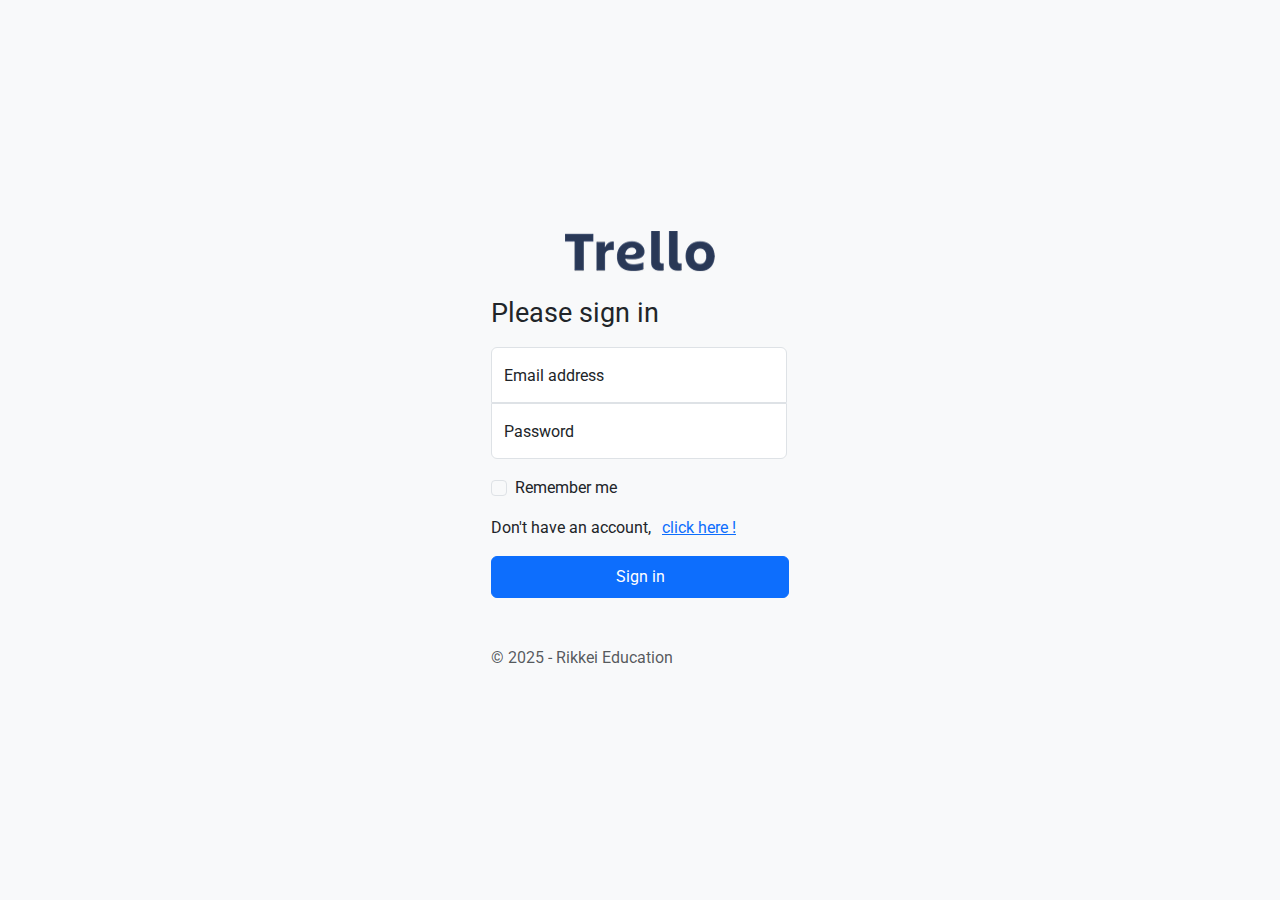
<file: docs/login.html>
<!DOCTYPE html>
<html lang="en">
  <head>
    <meta charset="UTF-8" />
    <meta name="viewport" content="width=device-width, initial-scale=1.0" />
    <title>Document</title>
    <link rel="stylesheet" href="../css/style.css" />
    <link rel="stylesheet" href="../css/login.css" />
  </head>
  <body class="mainLogin">
    <div class="contentLogin">
      <img
        class="logoLogin"
        src="../css/data/images/trello-logo.png.png"
        alt=""
      />
      <h2 class="headerLogin">Please sign in</h2>
      <form action="">
        <input class="inputEmail" type="text" placeholder="Email address" />
        <input class="inputPassword" type="password" placeholder="Password" />
        <div class="rememberContainer">
          <div class="checkbox-wrapper-4 rememberCheckbox">
            <input class="inp-cbx" id="morning" type="checkbox" />
            <label class="cbx" for="morning"
              ><span>
                <svg width="12px" height="10px">
                  <use xlink:href="#check-4"></use></svg></span
            ></label>
            <svg class="inline-svg">
              <symbol id="check-4" viewbox="0 0 12 10">
                <polyline points="1.5 6 4.5 9 10.5 1"></polyline>
              </symbol>
            </svg>
          </div>
          <span class="rememberText">Remember me</span>
        </div>
      </form>
      <div class="noAccountContainer">
        <span class="noAccountText">Don't have an account,</span>
        <a class="signUpRedirect" href="./signup.html">click here !</a>
      </div>
      <button class="btnSignIn">Sign in</button>
      <p class="copyrightRikkei">© 2025 - Rikkei Education</p>
    </div>
    
    <div class="errorMessage">
      <header class="headerErrorSignin">
        <span class="textHeaderError">
          <img
            class="imgHeader"
            src="../css/data/icons/remove_circle.png"
            alt=""
          />
          <span class="textError">Error</span>
        </span>
        <img
          class="btnCloseError"
          src="../css/data/icons/_BaseCloseButton.png"
          alt=""
        />
      </header>
      <div class="textBodyError">
        <span class="textDetailed">Mật khẩu không được bỏ trống</span>
        <span class="textDetailed">Email không được bỏ trống</span>
      </div>
    </div>
    <div class="successSignIn">
      <div class="bodySuccess">
        <img
          class="iconSuccess"
          src="../css/data/icons/check_circle.png"
          alt=""
        />
        <span class="textSuccess">Đăng nhập thành công</span>
      </div>
    </div>
  </body>
  <script src="../js/validation.js"></script>
  <script src="../js/login.js"></script>
</html>
</file>
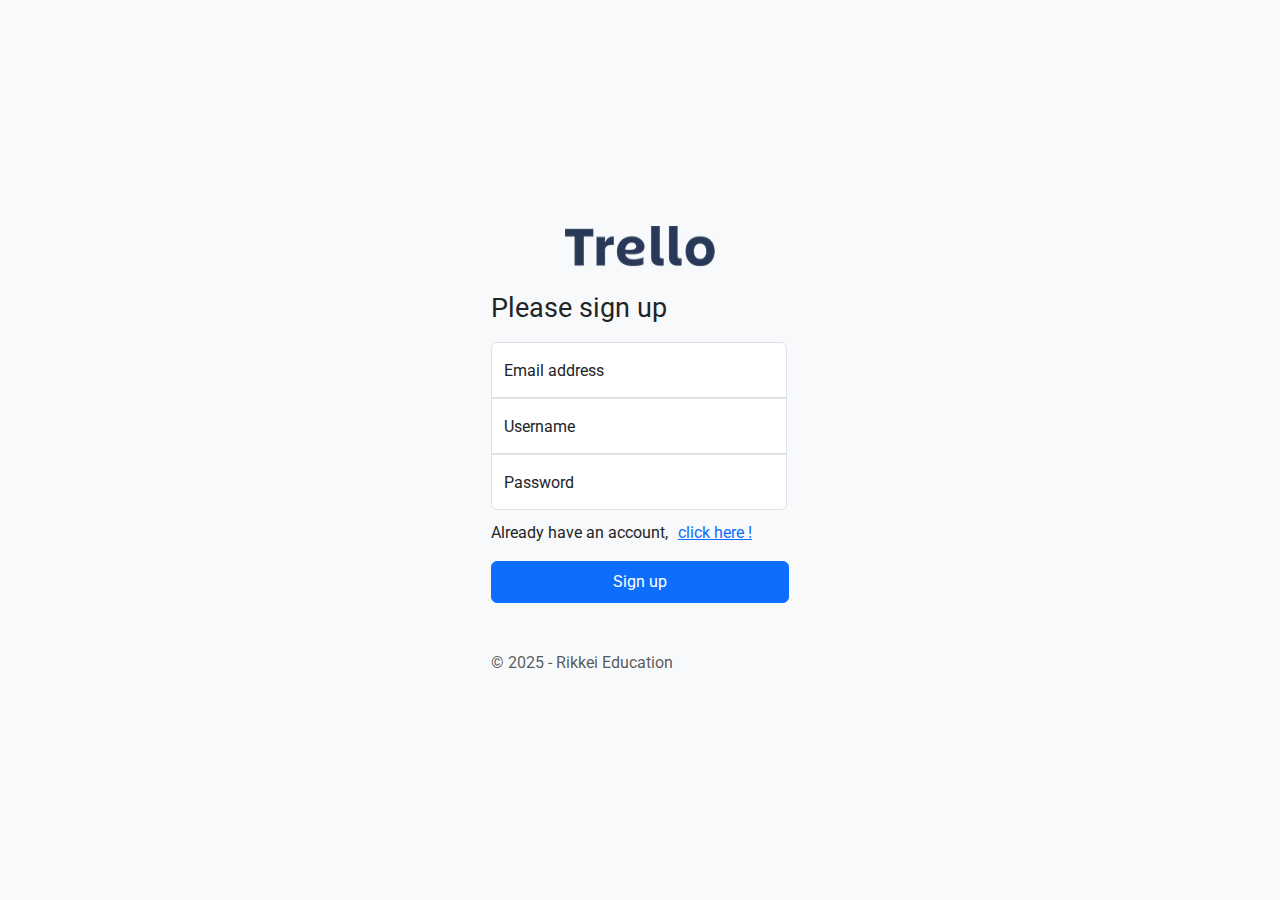
<file: docs/signup.html>
<!DOCTYPE html>
<html lang="en">
  <head>
    <meta charset="UTF-8" />
    <meta name="viewport" content="width=device-width, initial-scale=1.0" />
    <title>Document</title>
    <link rel="stylesheet" href="../css/style.css" />
    <link rel="stylesheet" href="../css/signup.css" />
  </head>
  <body class="mainSignUp">
    <div class="contentSignUp">
      <img
        class="logoSignUp"
        src="../css/data/images/trello-logo.png.png"
        alt=""
      />
      <h2 class="headerSignUp">Please sign up</h2>
      <form action="">
        <input class="inputEmail" type="text" placeholder="Email address" />
        <input class="inputUsername" type="text" placeholder="Username" />
        <input class="inputPassword" type="password" placeholder="Password" />
      </form>
      <div class="haveAccountContainer">
        <span class="haveAccountText">Already have an account,</span>
        <a class="loginRedirect" href="./login.html">click here !</a>
      </div>
      <button class="btnSignUp">Sign up</button>
      <p class="copyrightRikkei">© 2025 - Rikkei Education</p>
    </div>
    <div class="errorMessage">
      <header class="headerErrorSignUp">
        <span class="textHeaderError">
          <img
            class="imgHeader"
            src="../css/data/icons/remove_circle.png"
            alt=""
          />
          <span class="textError">Error</span>
        </span>
        <img
          class="btnCloseError"
          src="../css/data/icons/_BaseCloseButton.png"
          alt=""
        />
      </header>
      <div class="textBodyError">
        <!-- <span class="textDetailed">Mật khẩu không được bỏ trống</span>
          <span class="textDetailed">Email không được bỏ trống</span> -->
      </div>
    </div>
    <div class="succcessSignUp">
      <div class="bodySuccess">
        <img
          class="iconSuccess"
          src="../css/data/icons/check_circle.png"
          alt=""
        />
        <span class="textSuccess">Đăng ký thành công</span>
      </div>
    </div>
    <script src="../js/validation.js"></script>
    <script src="../js/signup.js"></script>
  </body>
</html>
</file>
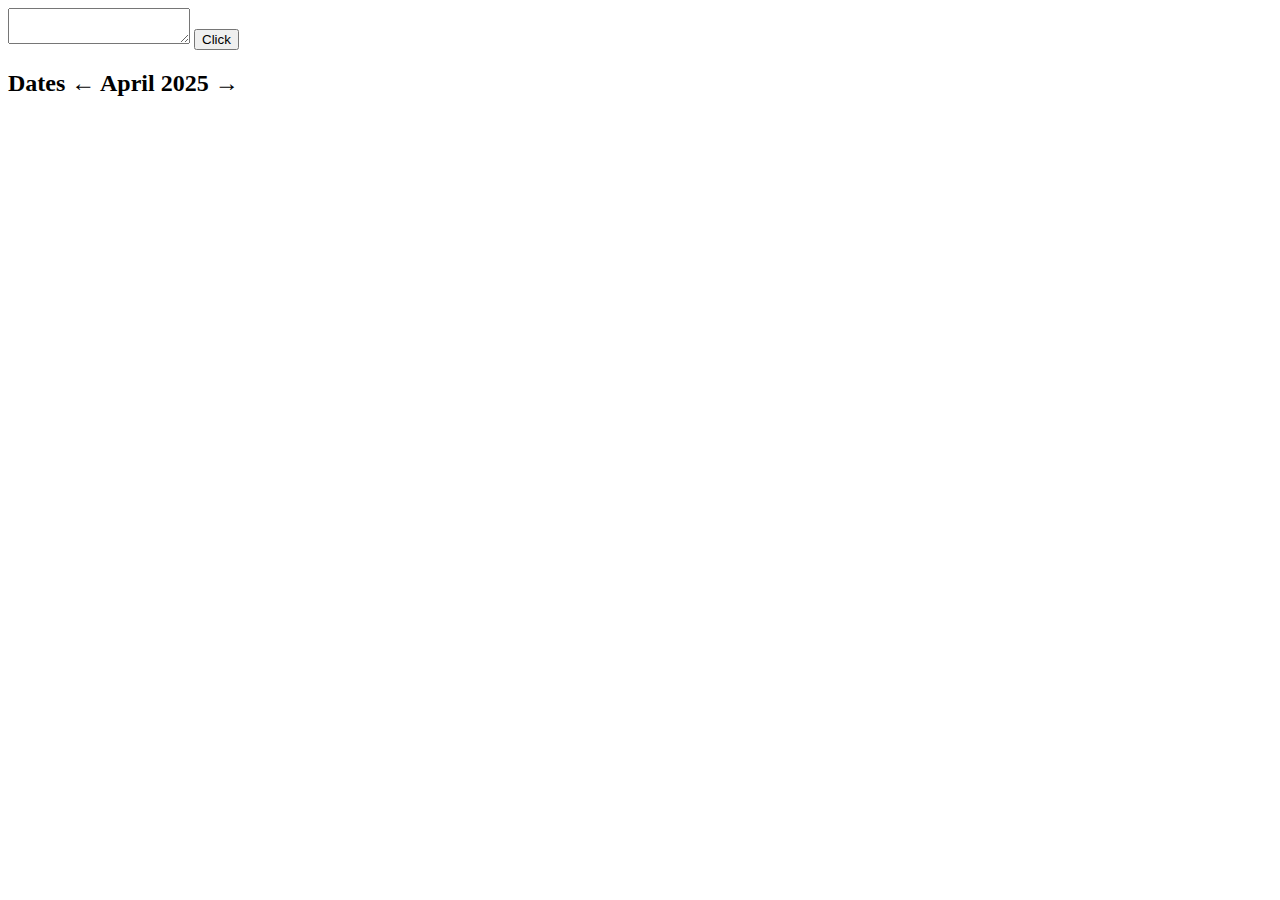
<file: docs/task.html>
<!DOCTYPE html>
<html lang="en">
  <head>
    <meta charset="UTF-8" />
    <meta name="viewport" content="width=device-width, initial-scale=1.0" />
    <title>Document</title>
  </head>
  <body>
    <!-- textarea để CKEditor biến thành trình soạn thảo -->
    <textarea id="editor"></textarea>
    <button onclick="handleGetValue()">Click</button>
    <h2>Dates <span id="prevMonth" class="arrow">&larr;</span> April 2025 <span id="nextMonth" class="arrow">&rarr;</span></h2>
    <!-- Thêm script CKEditor -->
    <script src="https://cdn.ckeditor.com/ckeditor5/39.0.1/classic/ckeditor.js"></script>
    <script>
      let myEditor;
      document.addEventListener("DOMContentLoaded", function () {
        ClassicEditor.create(document.querySelector("#editor"))
          .then((editor) => {
            myEditor = editor;
          })
          .catch((error) => {
            console.error("Có lỗi xảy ra khi khởi tạo CKEditor:", error);
          });
      });

      function handleGetValue() {
        console.log("Nội dung:", myEditor.getData());
      }
    </script>
  </body>
</html>
</file>
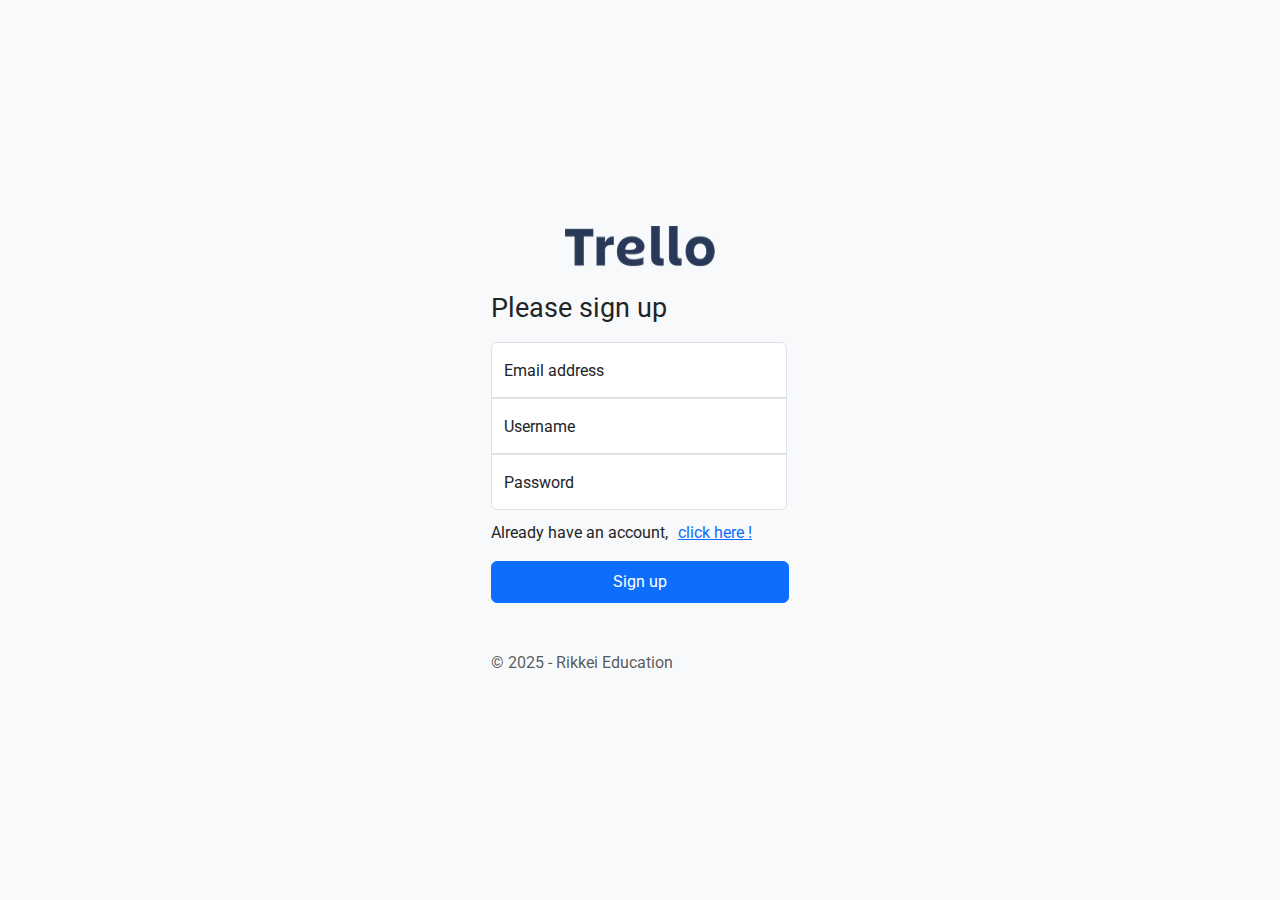
<file: pages/signup.html>
<!DOCTYPE html>
<html lang="en">
  <head>
    <meta charset="UTF-8" />
    <meta name="viewport" content="width=device-width, initial-scale=1.0" />
    <title>Lê Toàn Trello - Đăng ký tài khoản | Dự án môn</title>
    <link rel="icon" type="image/png" href="../css/data/images/logoLeToan.png">
    <link rel="stylesheet" href="../css/style.css" />
    <link rel="stylesheet" href="../css/signup.css" />
  </head>
  <body class="mainSignUp">
    <div class="contentSignUp">
      <img
        class="logoSignUp"
        src="../css/data/images/trello-logo.png.png"
        alt=""
      />
      <h2 class="headerSignUp">Please sign up</h2>
      <form action="">
        <input class="inputEmail" type="text" placeholder="Email address" />
        <input class="inputUsername" type="text" placeholder="Username" />
        <input class="inputPassword" type="password" placeholder="Password" />
      </form>
      <div class="haveAccountContainer">
        <span class="haveAccountText">Already have an account,</span>
        <a class="loginRedirect" href="./login.html">click here !</a>
      </div>
      <button class="btnSignUp">Sign up</button>
      <p class="copyrightRikkei">© 2025 - Rikkei Education</p>
    </div>
    <div class="errorMessage">
      <header class="headerErrorSignUp">
        <span class="textHeaderError">
          <img
            class="imgHeader"
            src="../css/data/icons/remove_circle.png"
            alt=""
          />
          <span class="textError">Error</span>
        </span>
        <img
          class="btnCloseError"
          src="../css/data/icons/_BaseCloseButton.png"
          alt=""
        />
      </header>
      <div class="textBodyError">
        
      </div>
    </div>
    <div class="succcessSignUp">
      <div class="bodySuccess">
        <img
          class="iconSuccess"
          src="../css/data/icons/check_circle.png"
          alt=""
        />
        <span class="textSuccess">Đăng ký thành công</span>
      </div>
    </div>
    <script src="../js/validation.js"></script>
    <script src="../js/signup.js"></script>
  </body>
</html>
</file>
<file: css/style.css>
@import url('https://fonts.googleapis.com/css2?family=Roboto:ital,wght@0,100..900;1,100..900&display=swap');
@import url('https://fonts.googleapis.com/css2?family=Inter:wght@400;500;600&display=swap');
@import url('https://fonts.googleapis.com/css2?family=Montserrat&display=swap');


*{
    margin: 0px;
    padding: 0px;
    box-sizing: border-box;
    font-family: 'Roboto', sans-serif;
    font-weight: 400;
    line-height: 24px;
}

.errorMessage {
    display: flex;
    padding: 16px;
    flex-direction: column;
    width: 80%;
    max-width: 299px;
    gap: 8px;
    border-radius: 10px;
    background: #ffe5e8;
    position: fixed;
    top: 22px;
    left: 26px;
    display: none;
  }
  .headerErrorSignin {
    height: 24px;
    display: flex;
    align-items: center;
    justify-content: space-between;
  }
  .textHeaderError {
    height: 16px;
    display: flex;
    align-items: center;
    gap: 8px;
  }
  .textDetailed{
    padding-left: 24px;
  }
  .textError {
    color: #11151f;
    font-size: 16px;
    font-weight: 500;
    font-family: "Inter", sans-serif;
  }
  .btnCloseError {
    width: 24px;
    height: 24px;
    cursor: pointer;
    border-radius: 100%;
  }

  .btnCloseError:hover {
    background-color: #bcbcbc;
  }
  .textBodyError {
    color: #000;
    font-family: "Inter", sans-serif;
    font-size: 14px;
    line-height: 21px;
    display: flex;
    flex-direction: column;
  }
  .successSignIn {
    width: 80%;
    max-width: 299px;
    height: 58px;
    padding: 16px 16px 18px 16px;
    border-radius: 10px;
    background: #e5fff0;
    position: fixed;
    top: 22px;
    left: 26px;
    display: none;
  }
  .bodySuccess {
    display: flex;
    align-items: center;
    gap: 8px;
  }

  .textSuccess {
    color: #000;
    font-family: "Inter", sans-serif;
    font-size: 14px;
    line-height: 14px;
  }
</file>
<file: css/login.css>
* {
  font-size: 16px;
  color: #212529;
}
.mainLogin {
  display: flex;
  justify-content: center;
  align-items: center;
  justify-content: center;
  min-height: 100vh;
  background: linear-gradient(0deg, #f8f9fa 0%, #f8f9fa 100%), #fff;
}
.contentLogin {
  width: 100%;
  max-width: 298px;
  display: flex;
  flex-direction: column;
}
.logoLogin {
  width: 150px;
  height: 42.55px;
  margin: 0px auto;
}
.headerLogin {
  margin-top: 24px;
  margin-bottom: 17.59px;
  font-size: 26.58px;
  line-height: 33.6px;
  color: rgba(33, 37, 41, 1);
}
.inputEmail {
  width: 100%;
  display: flex;
  max-width: 296px;
  height: 56px;
  align-items: center;
  border-radius: 6px 6px 0px 0px;
  border: 1px solid #dee2e6;
  outline: none;
  padding-left: 12px;
}
.inputPassword {
  width: 100%;
  display: flex;
  max-width: 296px;
  height: 56px;
  align-items: center;
  border-radius: 0px 0px 6px 6px;
  border: 1px solid #dee2e6;
  outline: none;
  padding-left: 12px;
}
.rememberContainer {
  margin-top: 17px;
  display: flex;
  align-items: center;
  height: 24px;
  gap: 8px;
}
.rememberCheckbox {
  display: flex;
  align-items: center;
}
.noAccountContainer {
  height: 24px;
  display: flex;
  margin: 16px 0px;
}
.noAccountText {
  width: 171px;
}

.signUpRedirect {
  color: #0d6efd;
}
.btnSignIn {
  width: 100%;
  max-width: 298px;
  height: 42px;
  border-radius: 6px;
  border: 1px solid #0d6efd;
  background: #0d6efd;
  color: white;
  cursor: pointer;
}
.btnSignIn:hover {
  background: #0055d4;
}
.copyrightRikkei {
  height: 24px;
  color: rgba(33, 37, 41, 0.75);
  margin-top: 48px;
}
input::placeholder {
  color: #212529;
}
.checkbox-wrapper-4 * {
  box-sizing: border-box;
}
.checkbox-wrapper-4 .cbx {
  -webkit-user-select: none;
  user-select: none;
  cursor: pointer;
  display: inline-block;
}
.checkbox-wrapper-4 .cbx span {
  float: left;
  vertical-align: middle;
  transform: translate3d(0, 0, 0);
}
.checkbox-wrapper-4 .cbx span:first-child {
  position: relative;
  width: 16px;
  height: 16px;
  border-radius: 4px;
  transform: scale(1);
  border: 1px solid #dee2e6;
  transition: all 0.2s ease;
}
.checkbox-wrapper-4 .cbx span:first-child svg {
  position: absolute;
  top: 2px;
  left: 1px;
  fill: none;
  stroke: #fff;
  stroke-width: 2;
  stroke-linecap: round;
  stroke-linejoin: round;
  stroke-dasharray: 16px;
  stroke-dashoffset: 16px;
  transition: all 0.3s ease;
  transition-delay: 0.1s;
  transform: translate3d(0, 0, 0);
}
.checkbox-wrapper-4 .inp-cbx {
  position: absolute;
  visibility: hidden;
}
.checkbox-wrapper-4 .inp-cbx:checked + .cbx span:first-child {
  background: #07f;
  border-color: #07f;
  animation: wave-4 0.4s ease;
}
.checkbox-wrapper-4 .inp-cbx:checked + .cbx span:first-child svg {
  stroke-dashoffset: 0;
}
.checkbox-wrapper-4 .inline-svg {
  position: absolute;
  width: 0;
  height: 0;
  pointer-events: none;
  user-select: none;
}
@-moz-keyframes wave-4 {
  50% {
    transform: scale(0.9);
  }
}
@-webkit-keyframes wave-4 {
  50% {
    transform: scale(0.9);
  }
}
@-o-keyframes wave-4 {
  50% {
    transform: scale(0.9);
  }
}
@keyframes wave-4 {
  50% {
    transform: scale(0.9);
  }
}

@media (max-width: 767px) {
  .errorMessage {
    display: flex;
    padding: 8px;
    flex-direction: column;
    width: 80%;
    max-width: 150px;
    gap: 4px;
    border-radius: 5px;
    background: #ffe5e8;
    position: fixed;
    top: 11px;
    left: 13px;
    display: none;
  }

  .headerErrorSignin {
    height: 12px;
    width: 100%;
    max-width: 134px;
    display: flex;
    align-items: center;
    justify-content: space-between;
  }

  .textHeaderError {
    height: 8px;
    display: flex;
    align-items: center;
    gap: 4px;
  }

  .textError {
    color: #11151f;
    font-size: 8px;
    font-weight: 500;
    font-family: "Inter", sans-serif;
  }

  .btnCloseError {
    width: 12px;
    height: 12px;
    cursor: pointer;
    border-radius: 100%;
  }

  .btnCloseError:hover {
    background-color: #bcbcbc;
  }

  .textBodyError {
    color: #000;
    font-family: "Inter", sans-serif;
    font-size: 7px;
    line-height: 11px;
    display: flex;
    flex-direction: column;
  }

  .successSignIn {
    width: 150px;
    height: 29px;
    padding: 8px 8px 9px 8px;
    border-radius: 5px;
    background: #e5fff0;
    position: fixed;
    top: 11px; /* 95px */
    left: 13px;
    display: none;
  }

  .bodySuccess {
    display: flex;
    align-items: center;
    gap: 4px;
  }

  .textSuccess {
    color: #000;
    font-family: "Inter", sans-serif;
    font-size: 7px;
    line-height: 7px;
  }
  .textDetailed,
  .textSuccess {
    font-size: 8px;
  }
  .textDetailed {
    padding-left: 12px;
    height: 12px;
  }
  .iconSuccess {
    width: 12px;
    height: 12px;
  }
  .imgHeader {
    width: 8px;
    height: 8px;
  }
}

.displayMessage {
  display: block;
  animation: slideIn 0.3s ease forwards;
}

@keyframes slideIn {
  from {
    transform: translateX(-100%);
    opacity: 0;
  }
  to {
    transform: translateX(0);
    opacity: 1;
  }
}
</file>
<file: css/signup.css>
* {
    font-size: 16px;
    color: #212529;
  }
  .mainSignUp {
    display: flex;
    justify-content: center;
    align-items: center;
    justify-content: center;
    min-height: 100vh;
    background: linear-gradient(0deg, #F8F9FA 0%, #F8F9FA 100%), #FFF;
  }
  .contentSignUp {
    width: 100%;
    max-width: 298px;
    display: flex;
    flex-direction: column;
  }
  .logoSignUp {
    width: 150px;
    height: 42.55px;
    margin: 0px auto;
  }
  .headerSignUp {
    margin-top: 24px;
    margin-bottom: 17.59px;
    font-size: 26.58px;
    line-height: 33.6px;
    color: rgba(33, 37, 41, 1);
  }
  .inputEmail {
    width: 100%;
    display: flex;
    max-width: 296px;
    height: 56px;
    align-items: center;
    border-radius: 6px 6px 0px 0px;
    border: 1px solid #dee2e6;
    outline: none;
    padding-left: 12px;
  }
  .inputUsername {
    width: 100%;
    display: flex;
    max-width: 296px;
    height: 56px;
    align-items: center;
    border: 1px solid #dee2e6;
    outline: none;
    padding-left: 12px;
  }
  .inputPassword {
    width: 100%;
    display: flex;
    max-width: 296px;
    height: 56px;
    align-items: center;
    border-radius: 0px 0px 6px 6px;
    border: 1px solid #dee2e6;
    outline: none;
    padding-left: 12px;
  }
  .rememberContainer {
    margin-top: 17px;
    display: flex;
    align-items: center;
    height: 24px;
    gap: 8px;
  }

  .haveAccountContainer {
    height: 24px;
    display: flex;
    margin-top: 11px;
    margin-bottom: 16px;
  }
  .haveAccountText {
    width: 187px;
  }

  .loginRedirect {
    color: #0d6efd;
  }
  .btnSignUp {
    width: 100%;
    max-width: 298px;
    height: 42px;
    border-radius: 6px;
    border: 1px solid #0d6efd;
    background: #0d6efd;
    color: white;
    cursor: pointer;
  }
  .btnSignUp:hover {
    background: #0055d4;
  }
  .copyrightRikkei {
    height: 24px;
    color: rgba(33, 37, 41, 0.75);
    margin-top: 48px;
  }
  input::placeholder {
    color: #212529;
  }

  .errorMessage {
    display: flex;
    padding: 16px;
    flex-direction: column;
    width: 80%;
    max-width: 299px;
    gap: 8px;
    border-radius: 10px;
    background: #ffe5e8;
    position: fixed;
    top: 22px;
    left: 26px;
    display: none;
  }
  .headerErrorSignUp {
    height: 24px;
    display: flex;
    align-items: center;
    justify-content: space-between;
  }
  .textHeaderError {
    height: 16px;
    display: flex;
    align-items: center;
    gap: 8px;
  }
  .textDetailed {
    padding-left: 24px;
  }
  .textError {
    color: #11151f;
    font-size: 16px;
    font-weight: 500;
    font-family: "Inter", sans-serif;
  }
  .btnCloseError {
    width: 24px;
    height: 24px;
    cursor: pointer;
    border-radius: 100%;
  }

  .btnCloseError:hover {
    background-color: #bcbcbc;
  }
  .textBodyError {
    color: #000;
    font-family: "Inter", sans-serif;
    font-size: 14px;
    line-height: 21px;
    display: flex;
    flex-direction: column;
  }
  .succcessSignUp {
    width: 80%;
    max-width: 299px;
    height: 58px;
    padding: 16px 16px 18px 16px;
    border-radius: 10px;
    background: #e5fff0;
    position: fixed;
    top: 22px; /* 148px */
    left: 26px;
    display: none;
  }
  .bodySuccess {
    display: flex;
    align-items: center;
    gap: 8px;
  }

  .textSuccess {
    color: #000;
    font-family: "Inter", sans-serif;
    font-size: 14px;
    line-height: 14px;
  }

  @media (max-width: 767px) {
    .errorMessage {
      display: flex;
      padding: 8px;
      flex-direction: column;
      width: 80%;
      max-width: 150px;
      gap: 4px;
      border-radius: 5px;
      background: #ffe5e8;
      position: fixed;
      top: 11px;
      left: 13px;
      display: none;
    }

    .headerErrorSignUp {
      height: 12px;
      width: 134px;
      display: flex;
      align-items: center;
      justify-content: space-between;
    }

    .textHeaderError {
      height: 8px;
      display: flex;
      align-items: center;
      gap: 4px;
    }

    .textError {
      color: #11151f;
      font-size: 8px;
      font-weight: 500;
      font-family: "Inter", sans-serif;
    }

    .btnCloseError {
      width: 12px;
      height: 12px;
      cursor: pointer;
      border-radius: 100%;
    }

    .btnCloseError:hover {
      background-color: #bcbcbc;
    }

    .textBodyError {
      color: #000;
      font-family: "Inter", sans-serif;
      font-size: 7px;
      line-height: 11px;
      display: flex;
      flex-direction: column;
    }

    .succcessSignUp {
      width: 150px;
      height: 29px;
      padding: 8px 8px 9px 8px;
      border-radius: 5px;
      background: #e5fff0;
      position: fixed;
      top: 11px; /* 95px */
      left: 13px;
      display: none;
    }

    .bodySuccess {
      display: flex;
      align-items: center;
      gap: 4px;
    }

    .textSuccess {
      color: #000;
      font-family: "Inter", sans-serif;
      font-size: 7px;
      line-height: 7px;
    }
    .textDetailed,
    .textSuccess {
      font-size: 8px;
    }
    .textDetailed{
      padding-left: 12px;
      height: 12px;
    }
    .iconSuccess {
      width: 12px;
      height: 12px;
    }
    .imgHeader {
      width: 8px;
      height: 8px;
    }
  }

  .display {
    display: block;
    animation: slideIn 0.3s ease forwards;
  }

  @keyframes slideIn {
    from {
      transform: translateX(-100%);
      opacity: 0;
    }
    to {
      transform: translateX(0);
      opacity: 1;
    }
  }
</file>
